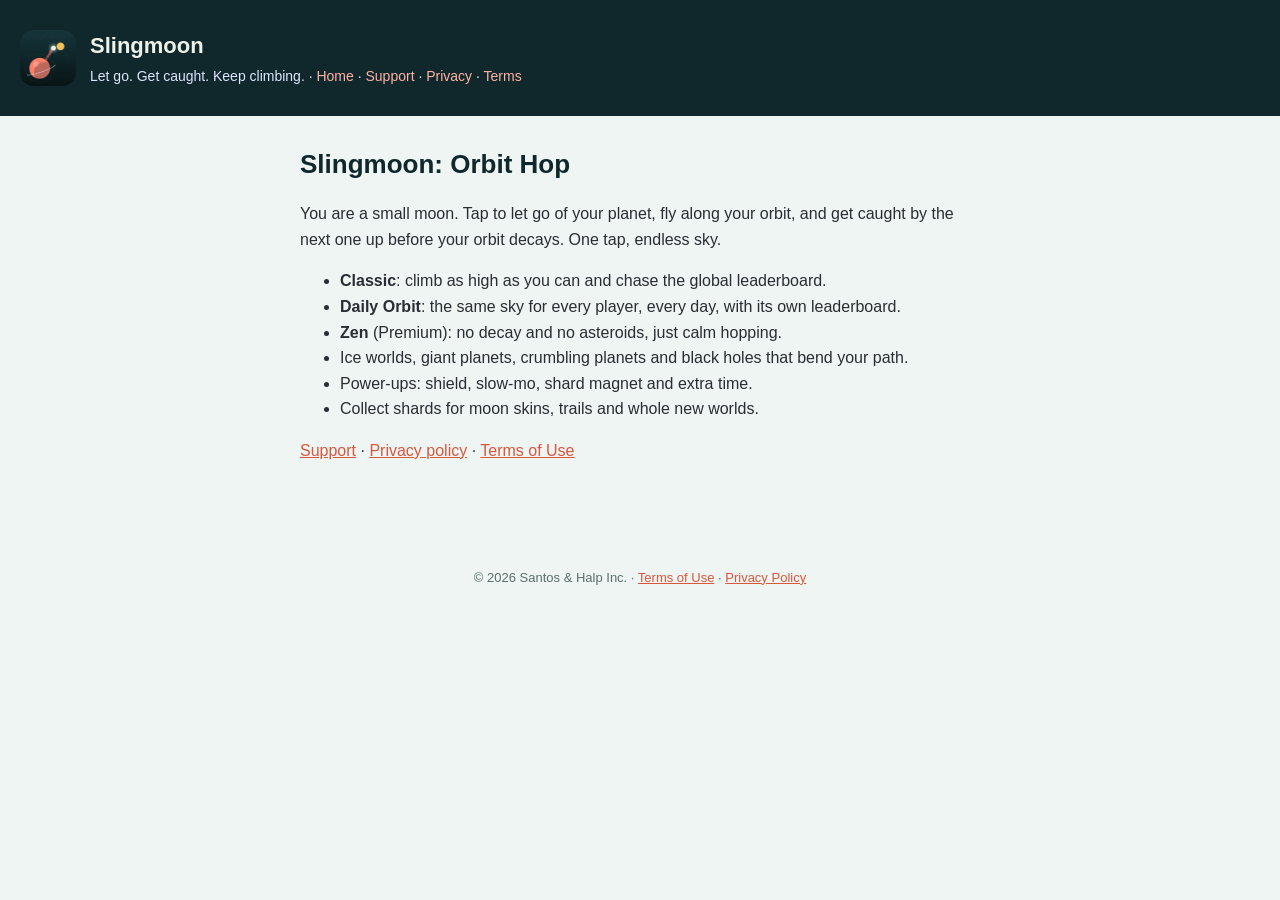
<file: index.html>
<!doctype html><html lang="en"><head><meta charset="utf-8"><meta name="viewport" content="width=device-width,initial-scale=1"><link rel="stylesheet" href="style.css"><link rel="icon" href="icon.png"><title>Slingmoon: Orbit Hop</title></head><body>
<header><div class="wrap"><img src="icon.png" alt=""><div><h1>Slingmoon</h1><p>Let go. Get caught. Keep climbing. · <a href="index.html">Home</a> · <a href="support.html">Support</a> · <a href="privacy.html">Privacy</a> · <a href="terms.html">Terms</a></p></div></div></header><main>
<h2>Slingmoon: Orbit Hop</h2>
<p>You are a small moon. Tap to let go of your planet, fly along your orbit, and get caught by the next one up before your orbit decays. One tap, endless sky.</p>
<ul><li><strong>Classic</strong>: climb as high as you can and chase the global leaderboard.</li>
<li><strong>Daily Orbit</strong>: the same sky for every player, every day, with its own leaderboard.</li>
<li><strong>Zen</strong> (Premium): no decay and no asteroids, just calm hopping.</li>
<li>Ice worlds, giant planets, crumbling planets and black holes that bend your path.</li>
<li>Power-ups: shield, slow-mo, shard magnet and extra time.</li>
<li>Collect shards for moon skins, trails and whole new worlds.</li></ul>
<p><a href="support.html">Support</a> · <a href="privacy.html">Privacy policy</a> · <a href="terms.html">Terms of Use</a></p>
</main><footer>© 2026 Santos &amp; Halp Inc. · <a href="terms.html">Terms of Use</a> · <a href="privacy.html">Privacy Policy</a></footer></body></html>
</file>
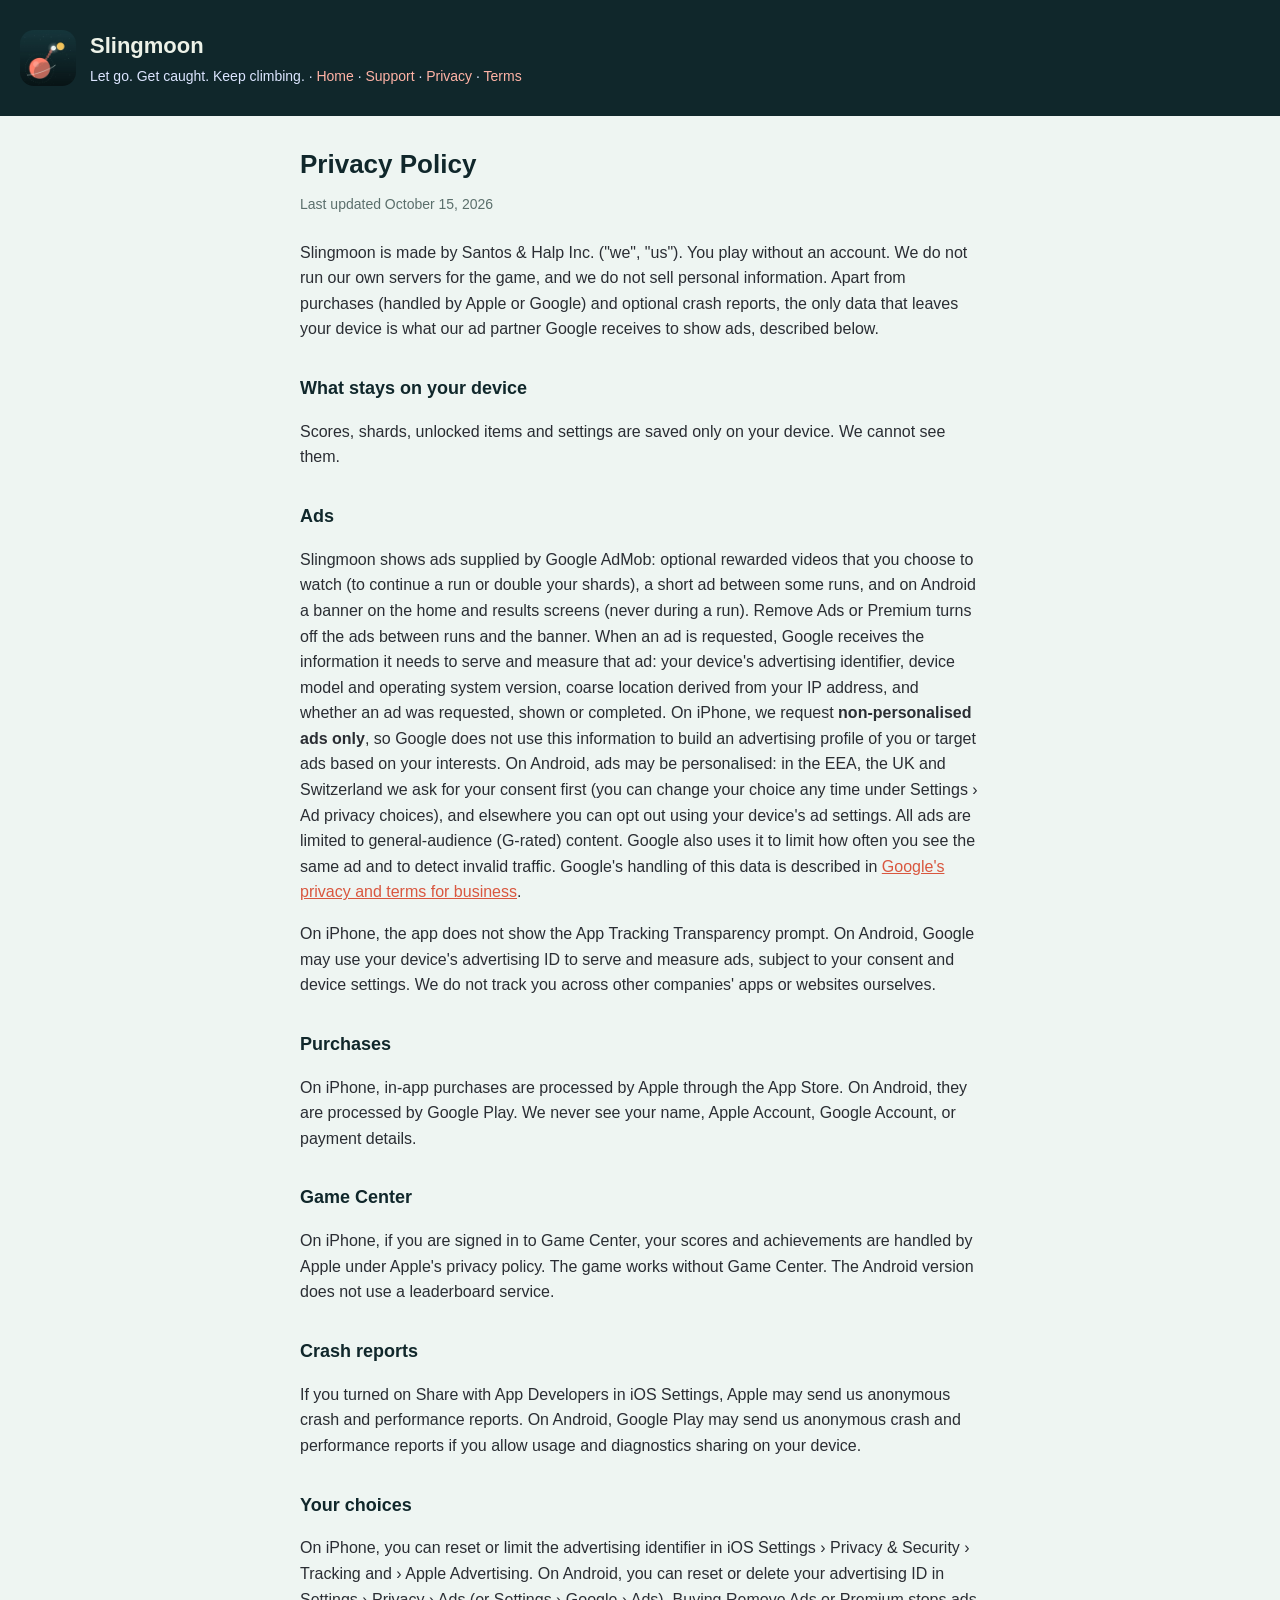
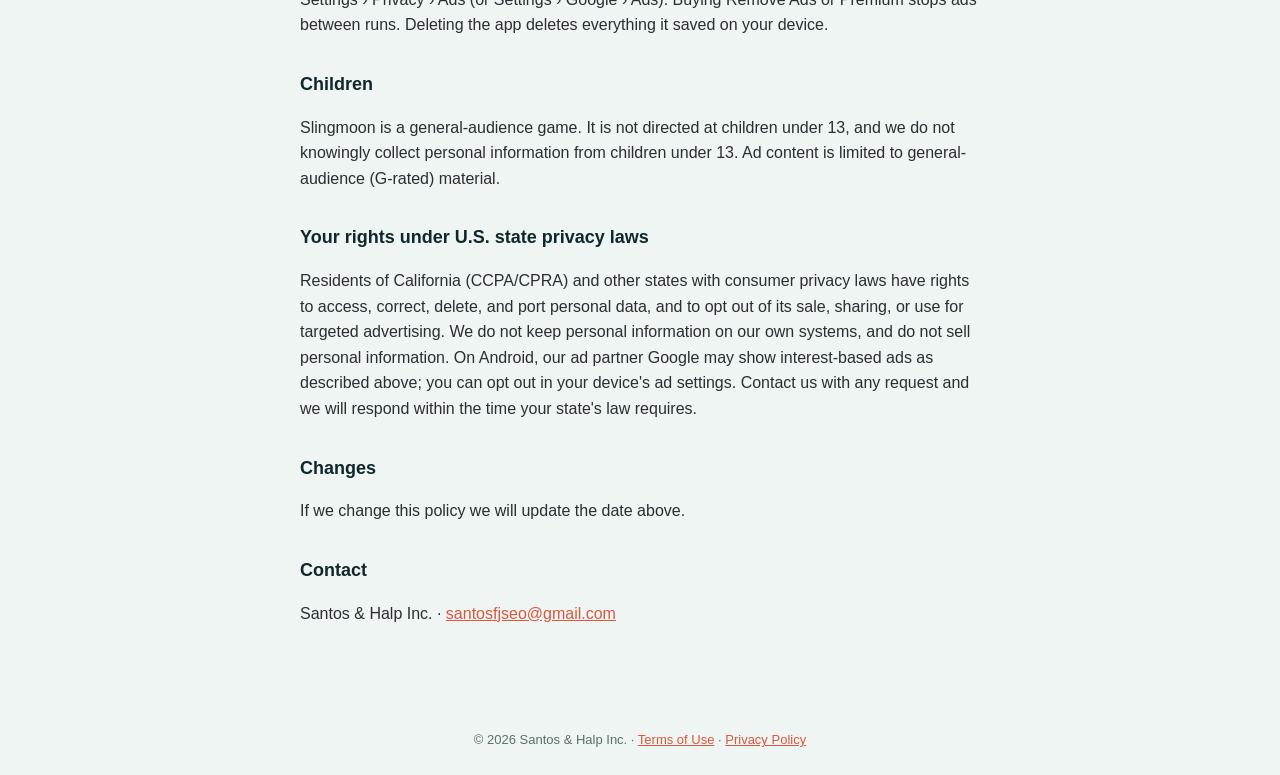
<file: privacy.html>
<!doctype html><html lang="en"><head><meta charset="utf-8"><meta name="viewport" content="width=device-width,initial-scale=1"><link rel="stylesheet" href="style.css"><link rel="icon" href="icon.png"><title>Privacy Policy · Slingmoon</title></head><body>
<header><div class="wrap"><img src="icon.png" alt=""><div><h1>Slingmoon</h1><p>Let go. Get caught. Keep climbing. · <a href="index.html">Home</a> · <a href="support.html">Support</a> · <a href="privacy.html">Privacy</a> · <a href="terms.html">Terms</a></p></div></div></header><main>
<h2>Privacy Policy</h2>
<p class="updated">Last updated October 15, 2026</p>
<p>Slingmoon is made by Santos &amp; Halp Inc. ("we", "us"). You play without an account. We do not run our own servers for the game, and we do not sell personal information. Apart from purchases (handled by Apple or Google) and optional crash reports, the only data that leaves your device is what our ad partner Google receives to show ads, described below.</p>
<h3>What stays on your device</h3>
<p>Scores, shards, unlocked items and settings are saved only on your device. We cannot see them.</p>
<h3>Ads</h3>
<p>Slingmoon shows ads supplied by Google AdMob: optional rewarded videos that you choose to watch (to continue a run or double your shards), a short ad between some runs, and on Android a banner on the home and results screens (never during a run). Remove Ads or Premium turns off the ads between runs and the banner. When an ad is requested, Google receives the information it needs to serve and measure that ad: your device's advertising identifier, device model and operating system version, coarse location derived from your IP address, and whether an ad was requested, shown or completed. On iPhone, we request <strong>non-personalised ads only</strong>, so Google does not use this information to build an advertising profile of you or target ads based on your interests. On Android, ads may be personalised: in the EEA, the UK and Switzerland we ask for your consent first (you can change your choice any time under Settings › Ad privacy choices), and elsewhere you can opt out using your device's ad settings. All ads are limited to general-audience (G-rated) content. Google also uses it to limit how often you see the same ad and to detect invalid traffic. Google's handling of this data is described in <a href="https://business.safety.google/privacy/">Google's privacy and terms for business</a>.</p>
<p>On iPhone, the app does not show the App Tracking Transparency prompt. On Android, Google may use your device's advertising ID to serve and measure ads, subject to your consent and device settings. We do not track you across other companies' apps or websites ourselves.</p>
<h3>Purchases</h3>
<p>On iPhone, in-app purchases are processed by Apple through the App Store. On Android, they are processed by Google Play. We never see your name, Apple Account, Google Account, or payment details.</p>
<h3>Game Center</h3>
<p>On iPhone, if you are signed in to Game Center, your scores and achievements are handled by Apple under Apple's privacy policy. The game works without Game Center. The Android version does not use a leaderboard service.</p>
<h3>Crash reports</h3>
<p>If you turned on Share with App Developers in iOS Settings, Apple may send us anonymous crash and performance reports. On Android, Google Play may send us anonymous crash and performance reports if you allow usage and diagnostics sharing on your device.</p>
<h3>Your choices</h3>
<p>On iPhone, you can reset or limit the advertising identifier in iOS Settings › Privacy &amp; Security › Tracking and › Apple Advertising. On Android, you can reset or delete your advertising ID in Settings › Privacy › Ads (or Settings › Google › Ads). Buying Remove Ads or Premium stops ads between runs. Deleting the app deletes everything it saved on your device.</p>
<h3>Children</h3>
<p>Slingmoon is a general-audience game. It is not directed at children under 13, and we do not knowingly collect personal information from children under 13. Ad content is limited to general-audience (G-rated) material.</p>
<h3>Your rights under U.S. state privacy laws</h3>
<p>Residents of California (CCPA/CPRA) and other states with consumer privacy laws have rights to access, correct, delete, and port personal data, and to opt out of its sale, sharing, or use for targeted advertising. We do not keep personal information on our own systems, and do not sell personal information. On Android, our ad partner Google may show interest-based ads as described above; you can opt out in your device's ad settings. Contact us with any request and we will respond within the time your state's law requires.</p>
<h3>Changes</h3>
<p>If we change this policy we will update the date above.</p>
<h3>Contact</h3>
<p>Santos &amp; Halp Inc. · <a href="mailto:santosfjseo@gmail.com">santosfjseo@gmail.com</a></p>
</main><footer>© 2026 Santos &amp; Halp Inc. · <a href="terms.html">Terms of Use</a> · <a href="privacy.html">Privacy Policy</a></footer></body></html>
</file>
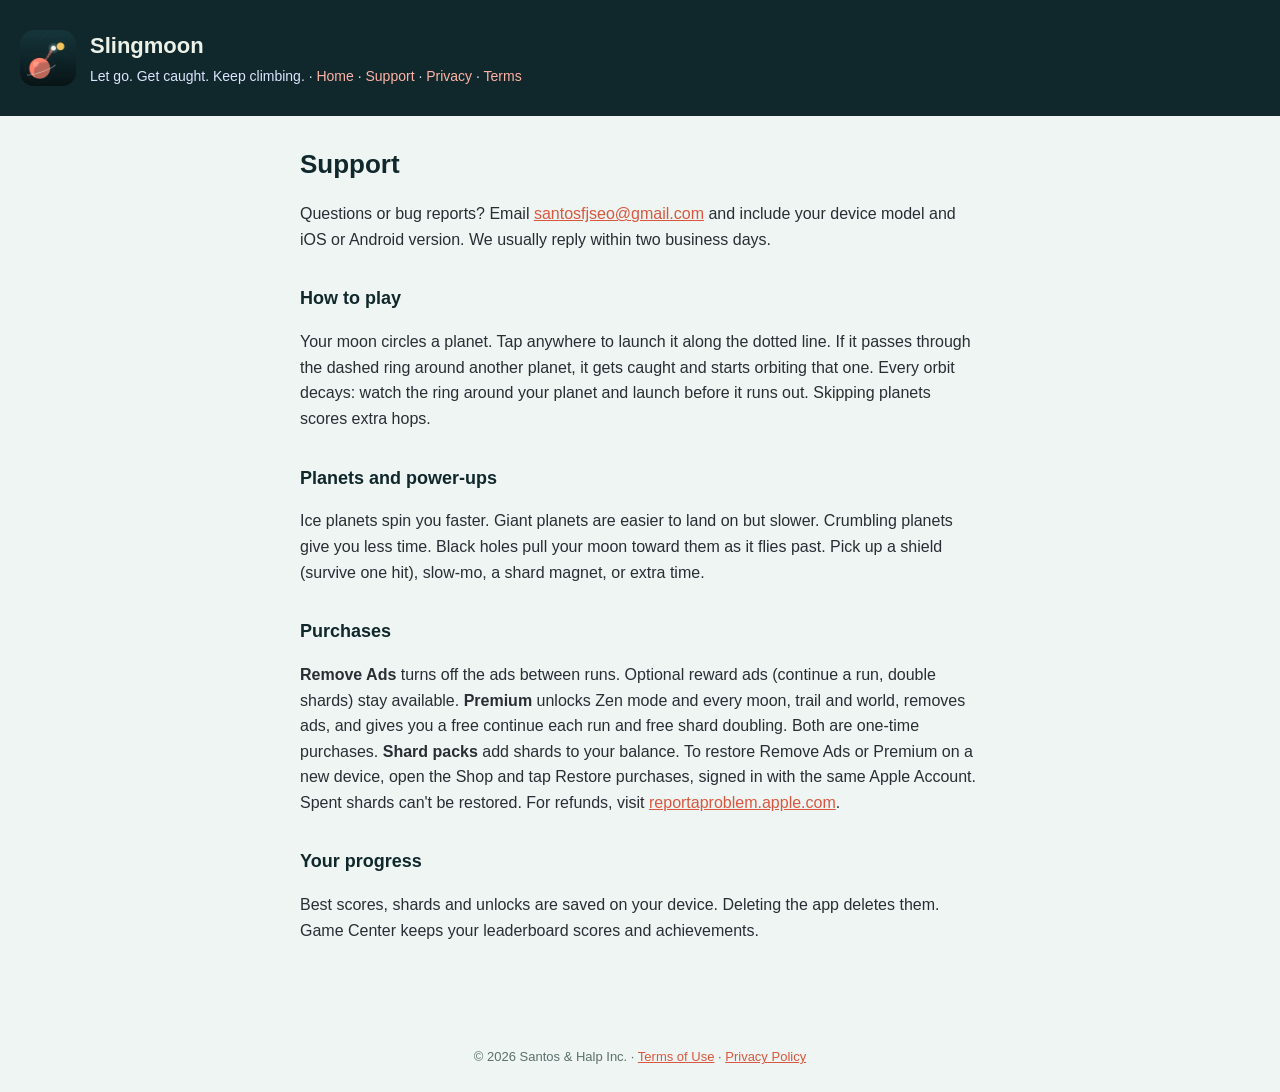
<file: support.html>
<!doctype html><html lang="en"><head><meta charset="utf-8"><meta name="viewport" content="width=device-width,initial-scale=1"><link rel="stylesheet" href="style.css"><link rel="icon" href="icon.png"><title>Support · Slingmoon</title></head><body>
<header><div class="wrap"><img src="icon.png" alt=""><div><h1>Slingmoon</h1><p>Let go. Get caught. Keep climbing. · <a href="index.html">Home</a> · <a href="support.html">Support</a> · <a href="privacy.html">Privacy</a> · <a href="terms.html">Terms</a></p></div></div></header><main>
<h2>Support</h2>
<p>Questions or bug reports? Email <a href="mailto:santosfjseo@gmail.com?subject=Slingmoon%20support">santosfjseo@gmail.com</a> and include your device model and iOS or Android version. We usually reply within two business days.</p>
<h3>How to play</h3>
<p>Your moon circles a planet. Tap anywhere to launch it along the dotted line. If it passes through the dashed ring around another planet, it gets caught and starts orbiting that one. Every orbit decays: watch the ring around your planet and launch before it runs out. Skipping planets scores extra hops.</p>
<h3>Planets and power-ups</h3>
<p>Ice planets spin you faster. Giant planets are easier to land on but slower. Crumbling planets give you less time. Black holes pull your moon toward them as it flies past. Pick up a shield (survive one hit), slow-mo, a shard magnet, or extra time.</p>
<h3>Purchases</h3>
<p><strong>Remove Ads</strong> turns off the ads between runs. Optional reward ads (continue a run, double shards) stay available. <strong>Premium</strong> unlocks Zen mode and every moon, trail and world, removes ads, and gives you a free continue each run and free shard doubling. Both are one-time purchases. <strong>Shard packs</strong> add shards to your balance. To restore Remove Ads or Premium on a new device, open the Shop and tap Restore purchases, signed in with the same Apple Account. Spent shards can't be restored. For refunds, visit <a href="https://reportaproblem.apple.com">reportaproblem.apple.com</a>.</p>
<h3>Your progress</h3>
<p>Best scores, shards and unlocks are saved on your device. Deleting the app deletes them. Game Center keeps your leaderboard scores and achievements.</p>
</main><footer>© 2026 Santos &amp; Halp Inc. · <a href="terms.html">Terms of Use</a> · <a href="privacy.html">Privacy Policy</a></footer></body></html>
</file>
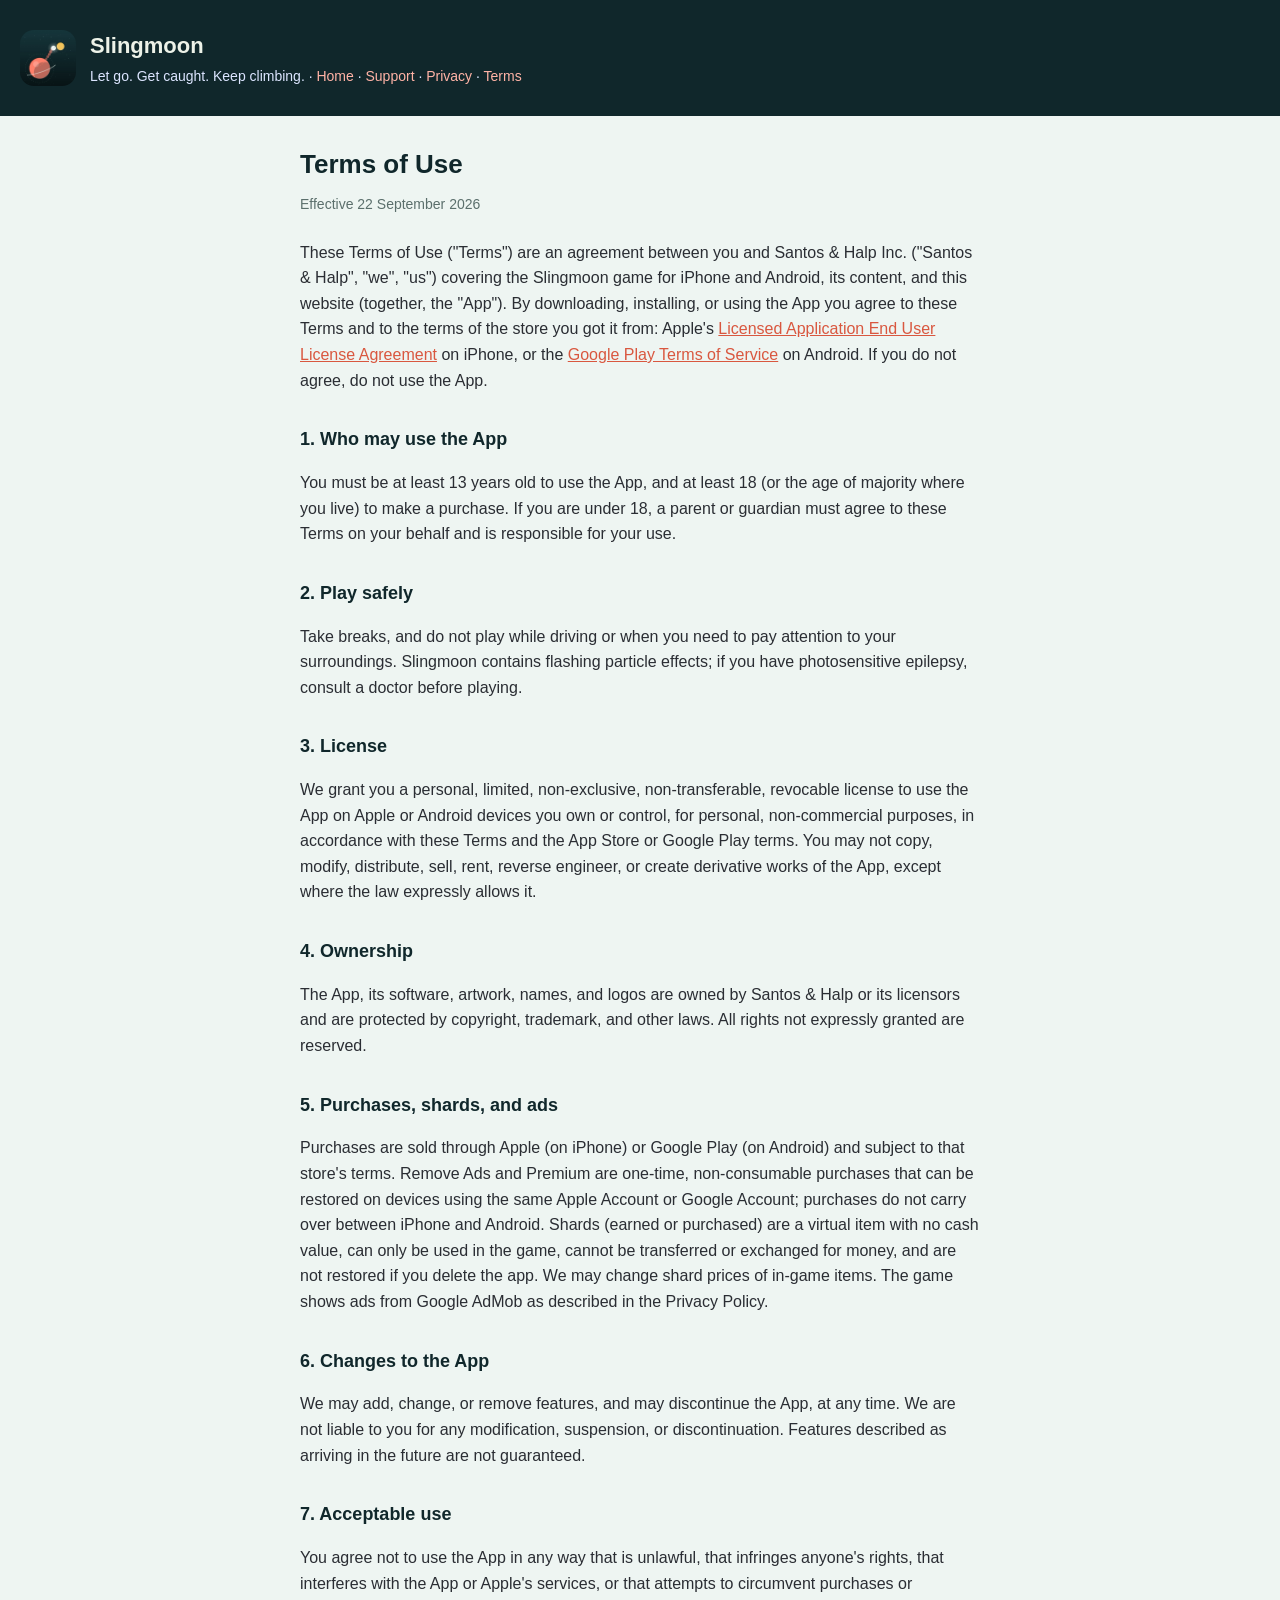
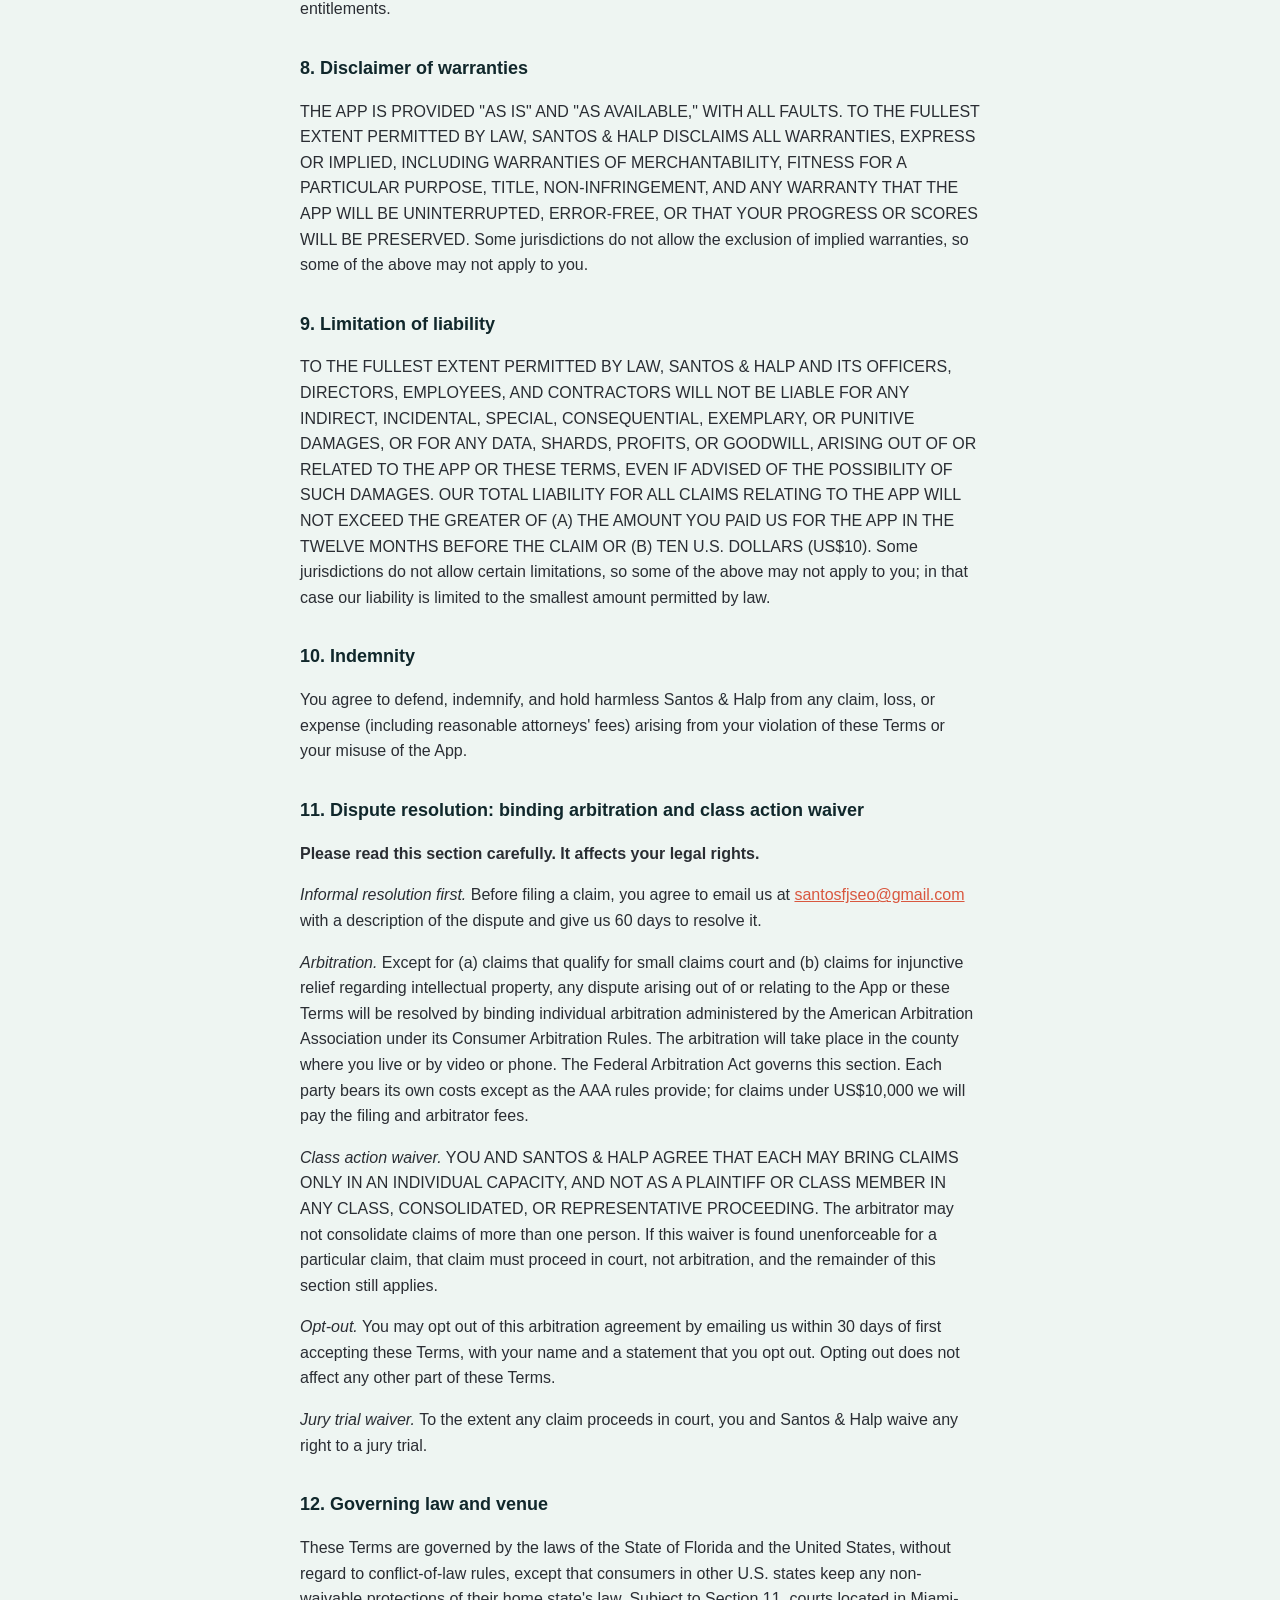
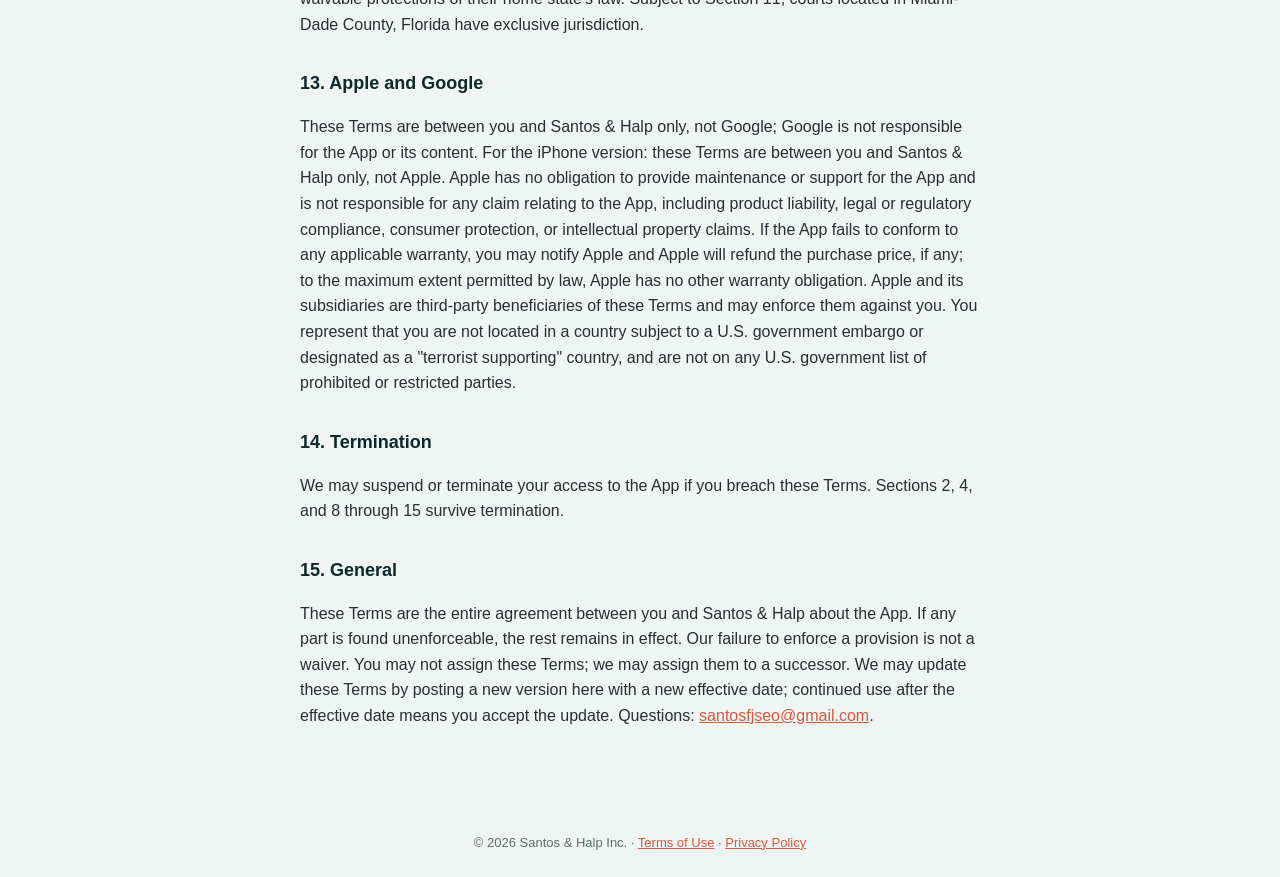
<file: terms.html>
<!doctype html><html lang="en"><head><meta charset="utf-8"><meta name="viewport" content="width=device-width,initial-scale=1"><link rel="stylesheet" href="style.css"><link rel="icon" href="icon.png"><title>Terms of Use · Slingmoon</title></head><body>
<header><div class="wrap"><img src="icon.png" alt=""><div><h1>Slingmoon</h1><p>Let go. Get caught. Keep climbing. · <a href="index.html">Home</a> · <a href="support.html">Support</a> · <a href="privacy.html">Privacy</a> · <a href="terms.html">Terms</a></p></div></div></header><main>


<h2>Terms of Use</h2><p class="updated">Effective 22 September 2026</p>
<p>These Terms of Use ("Terms") are an agreement between you and Santos &amp; Halp Inc. ("Santos &amp; Halp", "we", "us") covering the Slingmoon game for iPhone and Android, its content, and this website (together, the "App"). By downloading, installing, or using the App you agree to these Terms and to the terms of the store you got it from: Apple's <a href="https://www.apple.com/legal/internet-services/itunes/dev/stdeula/">Licensed Application End User License Agreement</a> on iPhone, or the <a href="https://play.google.com/about/play-terms/">Google Play Terms of Service</a> on Android. If you do not agree, do not use the App.</p>

<h3>1. Who may use the App</h3>
<p>You must be at least 13 years old to use the App, and at least 18 (or the age of majority where you live) to make a purchase. If you are under 18, a parent or guardian must agree to these Terms on your behalf and is responsible for your use.</p>

<h3>2. Play safely</h3>
<p>Take breaks, and do not play while driving or when you need to pay attention to your surroundings. Slingmoon contains flashing particle effects; if you have photosensitive epilepsy, consult a doctor before playing.</p>
<h3>3. License</h3>
<p>We grant you a personal, limited, non-exclusive, non-transferable, revocable license to use the App on Apple or Android devices you own or control, for personal, non-commercial purposes, in accordance with these Terms and the App Store or Google Play terms. You may not copy, modify, distribute, sell, rent, reverse engineer, or create derivative works of the App, except where the law expressly allows it.</p>

<h3>4. Ownership</h3>
<p>The App, its software, artwork, names, and logos are owned by Santos &amp; Halp or its licensors and are protected by copyright, trademark, and other laws. All rights not expressly granted are reserved.</p>

<h3>5. Purchases, shards, and ads</h3>
<p>Purchases are sold through Apple (on iPhone) or Google Play (on Android) and subject to that store's terms. Remove Ads and Premium are one-time, non-consumable purchases that can be restored on devices using the same Apple Account or Google Account; purchases do not carry over between iPhone and Android. Shards (earned or purchased) are a virtual item with no cash value, can only be used in the game, cannot be transferred or exchanged for money, and are not restored if you delete the app. We may change shard prices of in-game items. The game shows ads from Google AdMob as described in the Privacy Policy.</p>
<h3>6. Changes to the App</h3>
<p>We may add, change, or remove features, and may discontinue the App, at any time. We are not liable to you for any modification, suspension, or discontinuation. Features described as arriving in the future are not guaranteed.</p>

<h3>7. Acceptable use</h3>
<p>You agree not to use the App in any way that is unlawful, that infringes anyone's rights, that interferes with the App or Apple's services, or that attempts to circumvent purchases or entitlements.</p>

<h3>8. Disclaimer of warranties</h3>
<p>THE APP IS PROVIDED "AS IS" AND "AS AVAILABLE," WITH ALL FAULTS. TO THE FULLEST EXTENT PERMITTED BY LAW, SANTOS &amp; HALP DISCLAIMS ALL WARRANTIES, EXPRESS OR IMPLIED, INCLUDING WARRANTIES OF MERCHANTABILITY, FITNESS FOR A PARTICULAR PURPOSE, TITLE, NON-INFRINGEMENT, AND ANY WARRANTY THAT THE APP WILL BE UNINTERRUPTED, ERROR-FREE, OR THAT YOUR PROGRESS OR SCORES WILL BE PRESERVED. Some jurisdictions do not allow the exclusion of implied warranties, so some of the above may not apply to you.</p>

<h3>9. Limitation of liability</h3>
<p>TO THE FULLEST EXTENT PERMITTED BY LAW, SANTOS &amp; HALP AND ITS OFFICERS, DIRECTORS, EMPLOYEES, AND CONTRACTORS WILL NOT BE LIABLE FOR ANY INDIRECT, INCIDENTAL, SPECIAL, CONSEQUENTIAL, EXEMPLARY, OR PUNITIVE DAMAGES, OR FOR ANY DATA, SHARDS, PROFITS, OR GOODWILL, ARISING OUT OF OR RELATED TO THE APP OR THESE TERMS, EVEN IF ADVISED OF THE POSSIBILITY OF SUCH DAMAGES. OUR TOTAL LIABILITY FOR ALL CLAIMS RELATING TO THE APP WILL NOT EXCEED THE GREATER OF (A) THE AMOUNT YOU PAID US FOR THE APP IN THE TWELVE MONTHS BEFORE THE CLAIM OR (B) TEN U.S. DOLLARS (US$10). Some jurisdictions do not allow certain limitations, so some of the above may not apply to you; in that case our liability is limited to the smallest amount permitted by law.</p>

<h3>10. Indemnity</h3>
<p>You agree to defend, indemnify, and hold harmless Santos &amp; Halp from any claim, loss, or expense (including reasonable attorneys' fees) arising from your violation of these Terms or your misuse of the App.</p>

<h3>11. Dispute resolution: binding arbitration and class action waiver</h3>
<p><strong>Please read this section carefully. It affects your legal rights.</strong></p>
<p><em>Informal resolution first.</em> Before filing a claim, you agree to email us at <a href="mailto:santosfjseo@gmail.com">santosfjseo@gmail.com</a> with a description of the dispute and give us 60 days to resolve it.</p>
<p><em>Arbitration.</em> Except for (a) claims that qualify for small claims court and (b) claims for injunctive relief regarding intellectual property, any dispute arising out of or relating to the App or these Terms will be resolved by binding individual arbitration administered by the American Arbitration Association under its Consumer Arbitration Rules. The arbitration will take place in the county where you live or by video or phone. The Federal Arbitration Act governs this section. Each party bears its own costs except as the AAA rules provide; for claims under US$10,000 we will pay the filing and arbitrator fees.</p>
<p><em>Class action waiver.</em> YOU AND SANTOS &amp; HALP AGREE THAT EACH MAY BRING CLAIMS ONLY IN AN INDIVIDUAL CAPACITY, AND NOT AS A PLAINTIFF OR CLASS MEMBER IN ANY CLASS, CONSOLIDATED, OR REPRESENTATIVE PROCEEDING. The arbitrator may not consolidate claims of more than one person. If this waiver is found unenforceable for a particular claim, that claim must proceed in court, not arbitration, and the remainder of this section still applies.</p>
<p><em>Opt-out.</em> You may opt out of this arbitration agreement by emailing us within 30 days of first accepting these Terms, with your name and a statement that you opt out. Opting out does not affect any other part of these Terms.</p>
<p><em>Jury trial waiver.</em> To the extent any claim proceeds in court, you and Santos &amp; Halp waive any right to a jury trial.</p>

<h3>12. Governing law and venue</h3>
<p>These Terms are governed by the laws of the State of Florida and the United States, without regard to conflict-of-law rules, except that consumers in other U.S. states keep any non-waivable protections of their home state's law. Subject to Section 11, courts located in Miami-Dade County, Florida have exclusive jurisdiction.</p>

<h3>13. Apple and Google</h3>
<p>These Terms are between you and Santos &amp; Halp only, not Google; Google is not responsible for the App or its content. For the iPhone version: these Terms are between you and Santos &amp; Halp only, not Apple. Apple has no obligation to provide maintenance or support for the App and is not responsible for any claim relating to the App, including product liability, legal or regulatory compliance, consumer protection, or intellectual property claims. If the App fails to conform to any applicable warranty, you may notify Apple and Apple will refund the purchase price, if any; to the maximum extent permitted by law, Apple has no other warranty obligation. Apple and its subsidiaries are third-party beneficiaries of these Terms and may enforce them against you. You represent that you are not located in a country subject to a U.S. government embargo or designated as a "terrorist supporting" country, and are not on any U.S. government list of prohibited or restricted parties.</p>

<h3>14. Termination</h3>
<p>We may suspend or terminate your access to the App if you breach these Terms. Sections 2, 4, and 8 through 15 survive termination.</p>

<h3>15. General</h3>
<p>These Terms are the entire agreement between you and Santos &amp; Halp about the App. If any part is found unenforceable, the rest remains in effect. Our failure to enforce a provision is not a waiver. You may not assign these Terms; we may assign them to a successor. We may update these Terms by posting a new version here with a new effective date; continued use after the effective date means you accept the update. Questions: <a href="mailto:santosfjseo@gmail.com">santosfjseo@gmail.com</a>.</p>
</main><footer>© 2026 Santos &amp; Halp Inc. · <a href="terms.html">Terms of Use</a> · <a href="privacy.html">Privacy Policy</a></footer></body></html>
</file>
<file: style.css>
:root{--bg:#EEF5F2;--card:#fff;--ink:#10272B;--dim:#5B6F6C;--line:#D2E0DC;--teal:#D9573F;--sage:#FFB3A6;--night:#10272B}
*{box-sizing:border-box}body{margin:0;background:var(--bg);color:var(--ink);font:16px/1.6 -apple-system,BlinkMacSystemFont,"Segoe UI",Helvetica,Arial,sans-serif}
header{background:var(--night);color:#EDF2E8;padding:28px 20px}header .wrap{display:flex;align-items:center;gap:14px}
header img{width:56px;height:56px;border-radius:14px}header h1{font-size:22px;margin:0}header p{margin:2px 0 0;color:#DCE5FF;font-size:14px}
header a{color:var(--sage);text-decoration:none}
main{max-width:720px;margin:0 auto;padding:28px 20px 64px}h2{font-size:26px;margin:0 0 8px}h3{font-size:18px;margin:32px 0 6px}
.updated{color:var(--dim);font-size:14px;margin:0 0 24px}p,li{color:#2A2D33}a{color:var(--teal)}
footer{color:var(--dim);font-size:13px;text-align:center;padding:24px}
</file>
